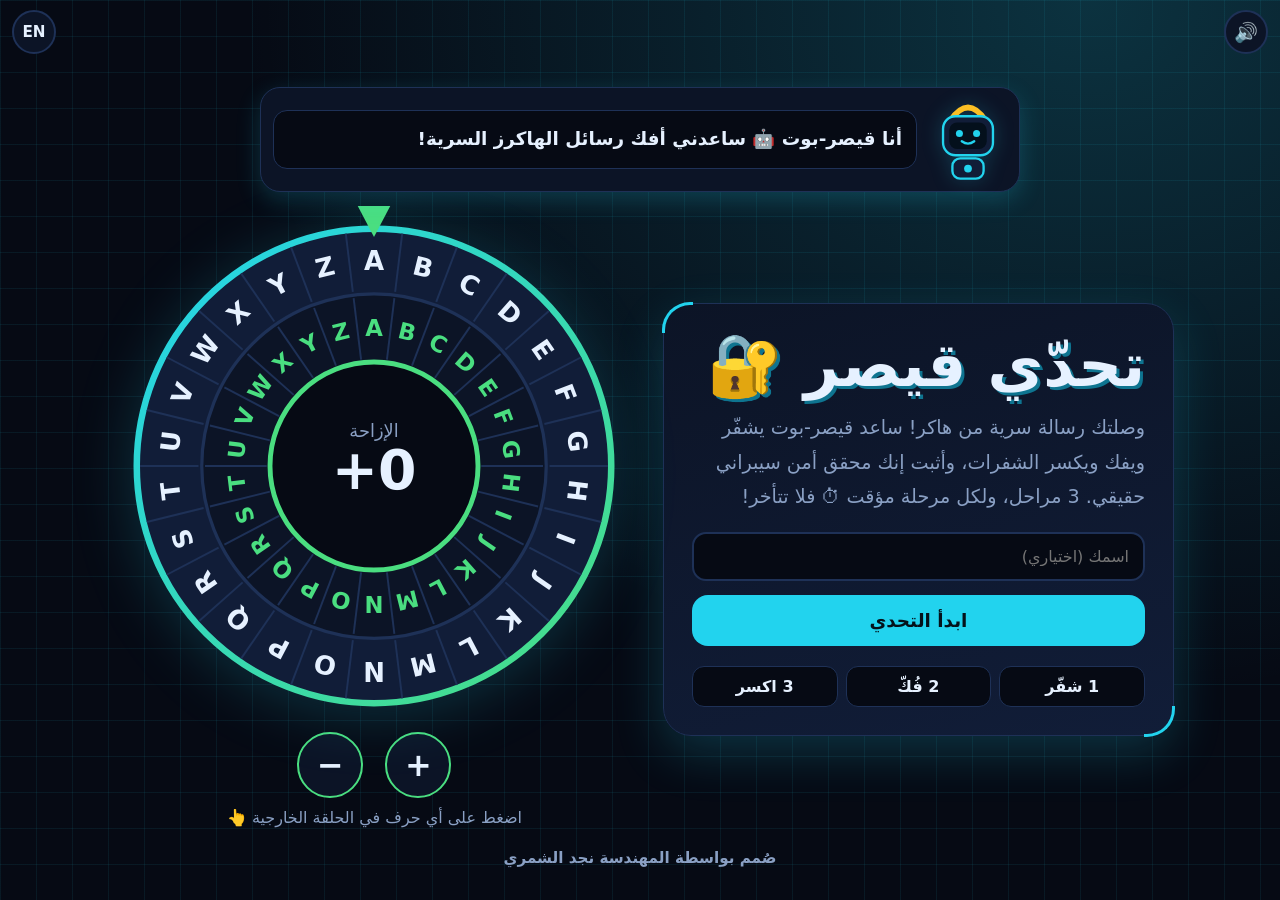
<file: index.html>
<!doctype html>
<html lang="ar" dir="rtl">
<head>
<meta charset="utf-8">
<meta name="viewport" content="width=device-width, initial-scale=1, viewport-fit=cover">
<title>تحدّي قيصر | لعبة فك الشفرة</title>
<link rel="stylesheet" href="style.css">
</head>
<body>
<button class="mute" id="mute" aria-label="Sound">🔊</button>
<button class="mute lg" id="lg" aria-label="Language">EN</button>
<main class="app">
<div class="botrow"><svg class="bot" id="bot" viewBox="0 0 100 112" aria-hidden="true">
  <path d="M24 30Q50 -8 76 30L68 31Q50 6 32 31Z" fill="#fbbf24"/>
  <rect x="18" y="26" width="64" height="50" rx="16" class="hd"/><rect x="26" y="34" width="48" height="34" rx="10" fill="#04101c"/>
  <g class="fn" fill="#22d3ee" stroke="#22d3ee" stroke-width="3" stroke-linecap="round"><circle cx="39" cy="48" r="4.5" stroke="none"/><circle cx="61" cy="48" r="4.5" stroke="none"/><path d="M42 58Q50 64 58 58" fill="none"/></g>
  <g class="fh" fill="none" stroke="#22d3ee" stroke-width="3" stroke-linecap="round"><path d="M34 51Q39 44 44 51M56 51Q61 44 66 51"/><path d="M40 57Q50 68 60 57"/></g>
  <g class="fs" fill="none" stroke="#fb7185" stroke-width="3" stroke-linecap="round"><path d="M35 44L43 52M43 44L35 52M57 44L65 52M65 44L57 52"/><path d="M42 61Q50 55 58 61"/></g>
  <rect x="30" y="80" width="40" height="26" rx="10" class="hd"/><circle cx="50" cy="93" r="5" fill="#22d3ee"/>
 </svg><p id="fb" role="status"></p></div>
<div class="card">
 <section id="s-start">
  <h1 data-i="h1"></h1>
  <p class="lead" data-i="lead"></p>
  <input class="in" id="name" maxlength="14" autocomplete="off" aria-label="Name">
  <button class="btn pulse" id="go" data-i="go"></button>
  <ol class="steps"><li data-i="st1"></li><li data-i="st2"></li><li data-i="st3"></li></ol>
 </section>
 <section id="s-play" hidden>
  <div class="top"><ol class="stp" id="stp"><li></li><li></li><li></li></ol><span class="pill" id="sr"></span></div>
  <div class="ttlrow"><h2 id="ttl"></h2><span class="pill" id="tm"></span></div>
  <p id="task"></p>
  <div class="tiles" dir="ltr" id="tiles"></div>
  <p id="mean"></p>
  <p class="how" id="how"></p>
  <div class="live" id="live" hidden><span data-i="live"></span><b dir="ltr" id="lt"></b></div>
  <div class="ans">
   <div class="slots" id="slots" dir="ltr"><input id="ans" autocomplete="off" autocapitalize="characters" autocorrect="off" spellcheck="false" enterkeyhint="done" aria-label="Answer"></div>
   <button class="btn" id="chk" data-i="chk"></button>
  </div>
  <div class="row"><button class="ghost" id="hint"></button><button class="btn" id="next" hidden></button></div>
 </section>
 <section id="s-lose" hidden>
  <h2 data-i="lose1"></h2>
  <p class="rank" data-i="lose2"></p>
  <p class="lead"><span data-i="ansWas"></span> <bdi id="la"></bdi></p>
  <p class="lead" data-i="noGive"></p>
  <button class="btn" id="rt" data-i="retry"></button>
 </section>
 <section id="s-end" hidden>
  <h2 id="eh"></h2>
  <img class="cim" id="cim" alt="Certificate">
  <p class="how" data-i="capCert"></p>
  <p class="lead"><b data-i="whyQ"></b> <span data-i="whyA"></span></p>
  <button class="ghost" id="bb"><span data-i="bruteBtn"></span> <bdi id="bw"></bdi></button>
  <div class="bruteg" id="bg" dir="ltr" hidden></div>
  <p><button class="btn" id="ag" data-i="again"></button></p>
 </section>
</div>
<div class="stage">
 <svg id="wheel" viewBox="-160 -160 320 320" role="img" aria-label="Caesar wheel">
  <defs><linearGradient id="g" x1="0" y1="0" x2="1" y2="1"><stop offset="0" style="stop-color:var(--acc)"/><stop offset="1" style="stop-color:var(--acc2)"/></linearGradient></defs>
  <circle r="146" class="c1"/><circle r="106" class="c2"/><circle r="64" class="c3"/>
  <rect id="hl" class="hl" x="-12" y="-142" width="24" height="76" rx="9" visibility="hidden"/>
  <g id="outer"></g><g id="ring"></g>
  <path class="mk" d="M-10 -160L10 -160L0 -141Z"/>
  <text class="kl" y="-18" data-i="shift"></text><text class="kv" id="kv" y="14"></text>
 </svg>
 <div class="ctl" dir="ltr"><button class="rb" id="dec" aria-label="−1">−</button><button class="rb" id="inc" aria-label="+1">+</button></div>
 <p id="ro"></p>
</div>
<footer class="cr" data-i="credit"></footer>
</main>
<div class="ov" id="ov" hidden>
 <div class="ovb">
  <img id="oim" alt="Certificate">
  <button class="btn" id="oc" data-i="close"></button>
 </div>
</div>
<script src="script.js"></script>
</body>
</html>
</file>
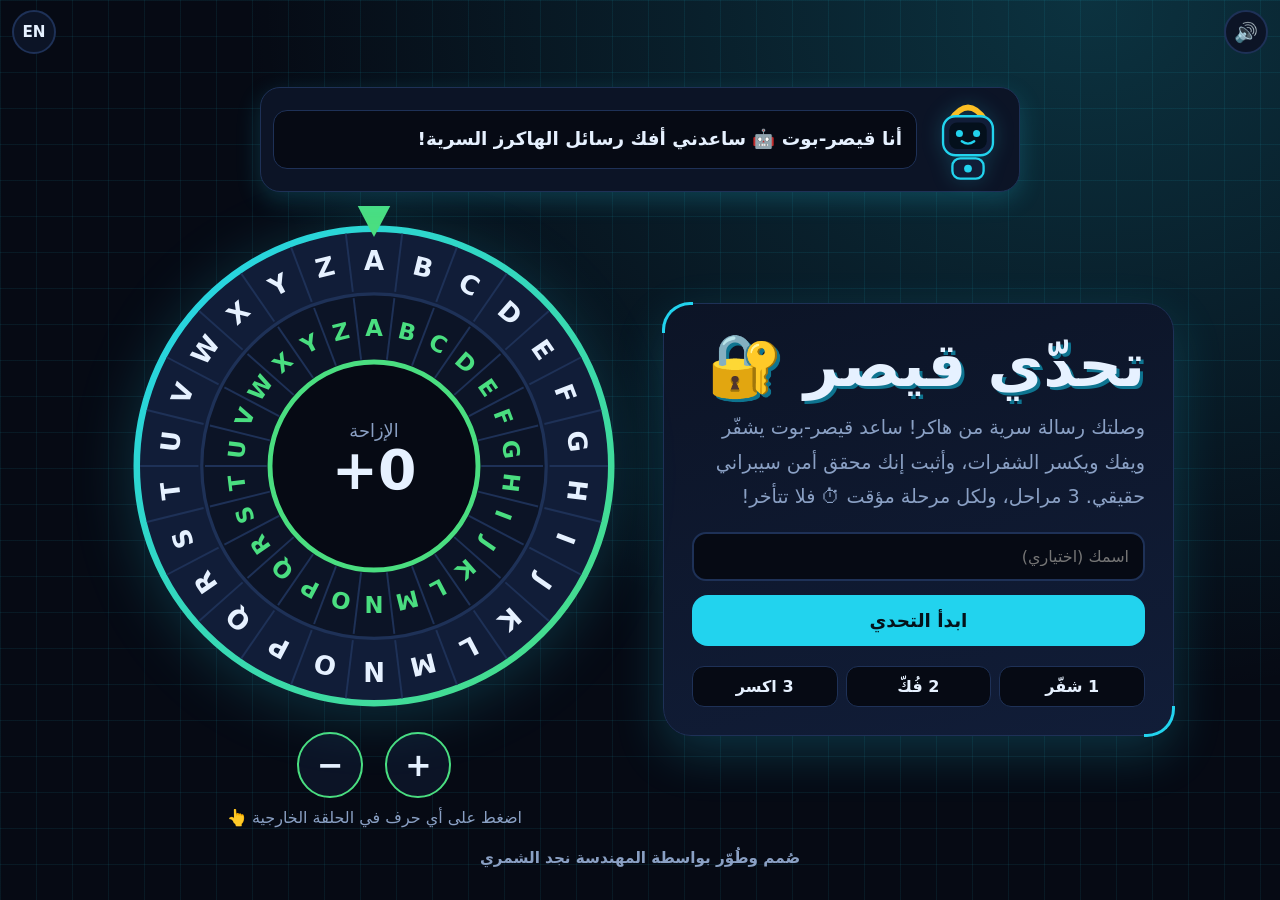
<file: caesar-challenge-offline.html>
<!doctype html>
<html lang="ar" dir="rtl">
<head>
<meta charset="utf-8">
<meta name="viewport" content="width=device-width, initial-scale=1, viewport-fit=cover">
<title>تحدّي قيصر | لعبة فك الشفرة</title>
<style>
/* تحدّي قيصر | style.css */
:root{--bg:#060a14;--panel:#0c1426;--panel2:#111d38;--ink:#e6f1ff;--mute:#8aa0c4;--line:#1e3157;--acc:#22d3ee;--acc2:#4ade80;--ok:#4ade80;--bad:#fb7185;--glow:#22d3ee33;--on:#04121a;--sh:#0e7490;--grid:#22d3ee14;color-scheme:dark;box-sizing:border-box;padding-top:env(safe-area-inset-top,0px);padding-bottom:env(safe-area-inset-bottom,0px)}
*{box-sizing:border-box}
html{scroll-padding-top:env(safe-area-inset-top,0px)}
html,body{min-height:100%}
[hidden]{display:none!important}
body{margin:0;min-height:100vh;min-height:100dvh;display:flex;align-items:center;justify-content:center;font-family:Tajawal,"Geeza Pro","Noto Sans Arabic",system-ui,-apple-system,"Segoe UI",sans-serif;font-weight:500;background:radial-gradient(ellipse at 85% 0,var(--glow),transparent 55%),radial-gradient(ellipse at 0 100%,var(--glow),transparent 50%),var(--bg);color:var(--ink)}
button{touch-action:manipulation;font:inherit}
button:focus-visible,input:focus-visible{outline:3px solid var(--acc2);outline-offset:2px}
.app{width:100%;max-width:1100px;padding:16px;display:grid;gap:20px;align-items:center}
@media(min-width:560px){.app{grid-template-columns:1fr 1.05fr}}
.card{background:linear-gradient(165deg,var(--panel),var(--panel2));border:1px solid var(--line);border-radius:28px;padding:28px;box-shadow:0 18px 50px var(--glow)}
h1{font-size:clamp(2.4rem,7vw,3.8rem);line-height:1.1;margin:0 0 12px;font-weight:800;text-shadow:3px 3px 0 var(--sh)}
h2{font-size:1.45rem;margin:.3em 0;font-weight:800}
p{margin:.5em 0}
.lead{color:var(--mute);line-height:1.8;font-size:1.08rem}
.in{width:100%;font:inherit;padding:13px 14px;border-radius:14px;border:2px solid var(--line);background:var(--bg);color:var(--ink);margin:8px 0 14px}
.btn{display:block;width:100%;font-weight:800;border:0;border-radius:16px;padding:15px 24px;background:var(--acc);color:var(--on);cursor:pointer;font-size:1.15rem}
.btn:active{transform:scale(.98)}
.row .btn{width:auto;flex:1}
.pulse{animation:pl 1.8s infinite}
@keyframes pl{50%{box-shadow:0 0 0 12px var(--glow)}}
.ghost{font-weight:800;background:transparent;color:var(--acc2);border:2px solid var(--line);border-radius:14px;padding:11px 16px;cursor:pointer}
.ghost:disabled{opacity:.5;cursor:default}
.steps{display:flex;gap:8px;list-style:none;padding:0;margin:20px 0 0}
.steps li{flex:1;text-align:center;padding:10px 4px;border-radius:12px;background:var(--bg);border:1px solid var(--line);font-weight:800}
.top{display:flex;align-items:center;gap:14px;margin-bottom:14px}
.pill{background:var(--bg);border:1px solid var(--line);padding:5px 14px;border-radius:99px;font-weight:800;color:var(--acc2);white-space:nowrap}
.stp{display:flex;align-items:center;flex:1;list-style:none;padding:0;margin:0;counter-reset:s}
.stp li{display:flex;align-items:center;flex:1;counter-increment:s}
.stp li:last-child{flex:0}
.stp li::before{content:counter(s);flex:none;width:34px;height:34px;border-radius:50%;display:grid;place-items:center;font-weight:800;background:var(--bg);border:2px solid var(--line);color:var(--mute)}
.stp li:not(:last-child)::after{content:"";flex:1;height:3px;margin:0 6px;border-radius:2px;background:var(--line)}
.stp .on::before{border-color:var(--acc);color:var(--acc);box-shadow:0 0 0 4px var(--glow)}
.stp .done::before{content:"✓";background:var(--acc);border-color:var(--acc);color:var(--on)}
.stp .done::after{background:var(--acc)}
.tiles{display:flex;gap:8px;justify-content:center;flex-wrap:wrap;margin:16px 0}
.tiles span{font:800 1.8rem ui-monospace,Menlo,Consolas,monospace;width:48px;height:58px;display:grid;place-items:center;border-radius:12px;background:var(--bg);border:2px solid var(--acc2);color:var(--acc2)}
.how{color:var(--mute);line-height:1.8}
.live{background:var(--bg);border:1px solid var(--line);border-radius:14px;padding:10px 14px;text-align:center;margin:10px 0}
.live b{display:block;font:800 1.6rem ui-monospace,Menlo,Consolas,monospace;letter-spacing:.2em;color:var(--acc2)}
.ans{display:grid;gap:10px;margin:16px 0 4px}
.slots{position:relative;display:flex;gap:6px;justify-content:center}
.slots b{flex:0 1 52px;min-width:0;height:60px;border-radius:12px;border:2px dashed var(--mute);display:grid;place-items:center;font:800 1.7rem ui-monospace,Menlo,Consolas,monospace;background:var(--bg)}
.slots b.cur{border:2px solid var(--acc);box-shadow:0 0 0 3px var(--glow)}
.slots.ok b{border:2px solid var(--ok);color:var(--ok)}
.slots.bad{animation:sh .4s}
.slots.bad b{border-color:var(--bad)}
#ans{position:absolute;inset:0;width:100%;height:100%;opacity:0;font-size:16px;border:0;cursor:text}
@keyframes sh{25%{transform:translateX(-8px)}75%{transform:translateX(8px)}}
#fb{min-height:1.7em;font-weight:800;margin:8px 0}
.ok{color:var(--ok)}.bad{color:var(--bad)}.hint{color:var(--acc2)}.mt{color:var(--mute)}
.row{display:flex;gap:10px;flex-wrap:wrap;align-items:center;margin-top:8px}
.cert{border:3px double var(--acc);border-radius:20px;padding:18px 12px;text-align:center;background:var(--bg);margin-bottom:12px}
.cert h2{margin:0}
.rank{font-size:1.7rem;font-weight:800;color:var(--acc2);margin:.3em 0}
.stz{font-size:1.4rem;letter-spacing:.1em;color:var(--acc);margin:.2em 0}
.bruteg{display:grid;grid-template-columns:repeat(auto-fill,minmax(100px,1fr));gap:6px;margin:12px 0;font:700 .95rem ui-monospace,Menlo,Consolas,monospace}
.bruteg div{background:var(--bg);border:1px solid var(--line);border-radius:8px;padding:6px;text-align:center}
.bruteg small{display:block;color:var(--mute);font-size:.7rem}
.bruteg .hit{outline:2px solid var(--ok);color:var(--ok)}
.stage{display:grid;justify-items:center;gap:6px}
svg{width:min(100%,520px,max(240px,calc(100vh - 350px)));width:min(100%,520px,max(240px,calc(100dvh - 350px)));display:block;direction:ltr;filter:drop-shadow(0 8px 30px var(--glow));transition:filter .4s}
svg.win{filter:drop-shadow(0 0 26px var(--acc))}
.c1{fill:var(--panel2);stroke:url(#g);stroke-width:4}
.c2{fill:var(--panel);stroke:var(--line);stroke-width:2}
.c3{fill:var(--bg);stroke:var(--acc2);stroke-width:3}
.dv{stroke:var(--line);stroke-width:1.2}
.mk{fill:var(--acc2)}
.hl{fill:var(--acc);opacity:.3}
.ol text{fill:var(--ink);font-size:16px;font-weight:800;text-anchor:middle;cursor:pointer}
.ol:hover text{fill:var(--acc2)}
.il{fill:var(--acc2);font-size:14px;font-weight:800;text-anchor:middle}
.kv{fill:var(--ink);font-size:34px;font-weight:800;text-anchor:middle}
.kl{fill:var(--mute);font-size:11px;text-anchor:middle}
.ctl{display:flex;gap:22px;justify-content:center}
.rb{width:66px;height:66px;border-radius:50%;border:2px solid var(--acc2);background:var(--panel);color:var(--ink);font:800 2rem/1 system-ui,sans-serif;cursor:pointer}
.rb:active{background:var(--acc);color:var(--on)}
#ro{text-align:center;color:var(--mute);margin:4px 0 0;min-height:1.6em}
.mute{position:fixed;top:calc(10px + env(safe-area-inset-top,0px));inset-inline-start:12px;width:44px;height:44px;border-radius:50%;border:2px solid var(--line);background:var(--panel);font-size:1.2rem;cursor:pointer;z-index:5}
.cf{position:fixed;top:-14px;width:9px;height:14px;border-radius:2px;z-index:9;pointer-events:none;animation:fall 2.2s ease-in forwards}
@keyframes fall{to{transform:translate(var(--d),105vh) rotate(720deg)}}
@media(min-width:560px) and (max-width:899px){.app{gap:14px;padding:12px}.card{padding:18px}h1{font-size:2.1rem}h2{font-size:1.25rem}.lead{font-size:1rem;line-height:1.7}.tiles{margin:10px 0}.tiles span{width:38px;height:48px;font-size:1.4rem}.slots b{height:52px}.rb{width:56px;height:56px}}
@media(prefers-reduced-motion:reduce){.cf{display:none}.slots.bad,.pulse{animation:none}svg{transition:none}}
@media(max-height:760px){.slots b{height:48px}.tiles span{height:46px}}
body{background:linear-gradient(var(--grid) 1px,transparent 1px) 0 0/36px 36px,linear-gradient(90deg,var(--grid) 1px,transparent 1px) 0 0/36px 36px,radial-gradient(ellipse at 85% 0,var(--glow),transparent 55%),var(--bg)}
.card{position:relative}
.card::before,.card::after{content:"";position:absolute;width:28px;height:28px;border:3px solid var(--acc);pointer-events:none}
.card::before{top:-2px;left:-2px;border-width:3px 0 0 3px;border-top-left-radius:28px}
.card::after{bottom:-2px;right:-2px;border-width:0 3px 3px 0;border-bottom-right-radius:28px}
.botrow{display:flex;align-items:center;gap:12px;margin-bottom:14px}
.bot{width:78px;height:auto;flex:none;animation:fl 3s ease-in-out infinite;filter:drop-shadow(0 0 10px var(--glow))}
.hd{fill:var(--panel2);stroke:var(--acc);stroke-width:3}
.bot .fh,.bot .fs{display:none}
.bot.happy .fn,.bot.sad .fn{display:none}
.bot.happy .fh,.bot.sad .fs{display:inline}
.bot.happy{animation:hop .5s 2}
.bot.sad{animation:sh .4s}
@keyframes fl{50%{transform:translateY(-4px)}}
@keyframes hop{50%{transform:translateY(-14px)}}
#fb{flex:1;margin:0;padding:10px 14px;border-radius:14px;background:var(--bg);border:1px solid var(--line);min-height:3.2em;display:flex;align-items:center;font-weight:800}
#mean{text-align:center;font-weight:800;color:var(--acc2);margin:0 0 6px;min-height:1.4em}
.tiles{flex-wrap:nowrap}
.tiles span{flex:0 1 48px;min-width:0}
.tiles[data-n="7"] span,.tiles[data-n="8"] span{font-size:1.5rem}
.tiles[data-n="9"] span,.tiles[data-n="10"] span{font-size:1.15rem}
.slots[data-n="7"] b,.slots[data-n="8"] b{font-size:1.4rem}
.slots[data-n="9"] b,.slots[data-n="10"] b{font-size:1.1rem}
.cim{width:100%;display:block;margin:10px 0;border-radius:14px;border:2px solid var(--acc);box-shadow:0 0 24px var(--glow)}
@media(prefers-reduced-motion:reduce){.bot,.bot.happy,.bot.sad{animation:none}}
.ov{position:fixed;inset:0;z-index:20;background:rgba(2,6,16,.9);display:grid;place-items:center;overflow:auto;padding:calc(16px + env(safe-area-inset-top,0px)) 16px calc(16px + env(safe-area-inset-bottom,0px))}
.ovb{width:100%;max-width:760px;text-align:center;color:#fff;display:grid;gap:12px}
.ovb p{margin:0;font-weight:800;font-size:1.15rem}
.ovb img{width:100%;border-radius:12px;border:2px solid var(--acc)}
.ovb .ghost{color:#fff;border-color:#8aa0c4}
a.btn{text-decoration:none;text-align:center}
.app{padding-top:64px}
.botrow{grid-column:1/-1;position:sticky;top:calc(env(safe-area-inset-top,0px) + 58px);z-index:6;width:100%;max-width:760px;justify-self:center;margin:0;padding:8px 12px;background:var(--panel);border:1px solid var(--line);border-radius:20px;box-shadow:0 8px 24px var(--glow)}
@media(max-width:559px){.bot{width:54px}#fb{min-height:2.6em;padding:8px 12px;font-size:.95rem}}
.cr{grid-column:1/-1;text-align:center;color:var(--mute);font-weight:800;font-size:.95rem;margin:2px 0 0}
.ttlrow{display:flex;align-items:center;justify-content:space-between;gap:10px}
.ttlrow h2{margin:.3em 0}
#tm{font-variant-numeric:tabular-nums;white-space:nowrap}
#tm.low{color:var(--bad);border-color:var(--bad);animation:pl 1s infinite}
.ovb{max-width:1100px;justify-items:center}
.ovb img{width:min(100%,calc((100dvh - 110px)*1.5))}
@media(orientation:portrait){.ovb img{width:min(100%,calc((100dvh - 110px)*.75))}}
.ovb .btn{width:auto;padding:12px 44px}
.cf{z-index:30}
.cim{cursor:zoom-in}
.lg{inset-inline-start:auto;inset-inline-end:12px;font-size:.95rem;font-weight:800;color:var(--ink)}
#task{font-size:1.3rem;font-weight:800;line-height:1.6}
.how{font-size:1.2rem;line-height:1.8}
.lead{font-size:1.2rem}
#fb{font-size:1.15rem}
#mean{font-size:1.15rem}
.live{font-size:1.1rem}
@media(max-width:559px){#fb{font-size:1rem}.lead,.how{font-size:1.1rem}}
.app{padding-bottom:10px;row-gap:14px}
</style>
</head>
<body>
<button class="mute" id="mute" aria-label="Sound">🔊</button>
<button class="mute lg" id="lg" aria-label="Language">EN</button>
<main class="app">
<div class="botrow"><svg class="bot" id="bot" viewBox="0 0 100 112" aria-hidden="true">
  <path d="M24 30Q50 -8 76 30L68 31Q50 6 32 31Z" fill="#fbbf24"/>
  <rect x="18" y="26" width="64" height="50" rx="16" class="hd"/><rect x="26" y="34" width="48" height="34" rx="10" fill="#04101c"/>
  <g class="fn" fill="#22d3ee" stroke="#22d3ee" stroke-width="3" stroke-linecap="round"><circle cx="39" cy="48" r="4.5" stroke="none"/><circle cx="61" cy="48" r="4.5" stroke="none"/><path d="M42 58Q50 64 58 58" fill="none"/></g>
  <g class="fh" fill="none" stroke="#22d3ee" stroke-width="3" stroke-linecap="round"><path d="M34 51Q39 44 44 51M56 51Q61 44 66 51"/><path d="M40 57Q50 68 60 57"/></g>
  <g class="fs" fill="none" stroke="#fb7185" stroke-width="3" stroke-linecap="round"><path d="M35 44L43 52M43 44L35 52M57 44L65 52M65 44L57 52"/><path d="M42 61Q50 55 58 61"/></g>
  <rect x="30" y="80" width="40" height="26" rx="10" class="hd"/><circle cx="50" cy="93" r="5" fill="#22d3ee"/>
 </svg><p id="fb" role="status"></p></div>
<div class="card">
 <section id="s-start">
  <h1 data-i="h1"></h1>
  <p class="lead" data-i="lead"></p>
  <input class="in" id="name" maxlength="14" autocomplete="off" aria-label="Name">
  <button class="btn pulse" id="go" data-i="go"></button>
  <ol class="steps"><li data-i="st1"></li><li data-i="st2"></li><li data-i="st3"></li></ol>
 </section>
 <section id="s-play" hidden>
  <div class="top"><ol class="stp" id="stp"><li></li><li></li><li></li></ol><span class="pill" id="sr"></span></div>
  <div class="ttlrow"><h2 id="ttl"></h2><span class="pill" id="tm"></span></div>
  <p id="task"></p>
  <div class="tiles" dir="ltr" id="tiles"></div>
  <p id="mean"></p>
  <p class="how" id="how"></p>
  <div class="live" id="live" hidden><span data-i="live"></span><b dir="ltr" id="lt"></b></div>
  <div class="ans">
   <div class="slots" id="slots" dir="ltr"><input id="ans" autocomplete="off" autocapitalize="characters" autocorrect="off" spellcheck="false" enterkeyhint="done" aria-label="Answer"></div>
   <button class="btn" id="chk" data-i="chk"></button>
  </div>
  <div class="row"><button class="ghost" id="hint"></button><button class="btn" id="next" hidden></button></div>
 </section>
 <section id="s-lose" hidden>
  <h2 data-i="lose1"></h2>
  <p class="rank" data-i="lose2"></p>
  <p class="lead"><span data-i="ansWas"></span> <bdi id="la"></bdi></p>
  <p class="lead" data-i="noGive"></p>
  <button class="btn" id="rt" data-i="retry"></button>
 </section>
 <section id="s-end" hidden>
  <h2 id="eh"></h2>
  <img class="cim" id="cim" alt="Certificate">
  <p class="how" data-i="capCert"></p>
  <p class="lead"><b data-i="whyQ"></b> <span data-i="whyA"></span></p>
  <button class="ghost" id="bb"><span data-i="bruteBtn"></span> <bdi id="bw"></bdi></button>
  <div class="bruteg" id="bg" dir="ltr" hidden></div>
  <p><button class="btn" id="ag" data-i="again"></button></p>
 </section>
</div>
<div class="stage">
 <svg id="wheel" viewBox="-160 -160 320 320" role="img" aria-label="Caesar wheel">
  <defs><linearGradient id="g" x1="0" y1="0" x2="1" y2="1"><stop offset="0" style="stop-color:var(--acc)"/><stop offset="1" style="stop-color:var(--acc2)"/></linearGradient></defs>
  <circle r="146" class="c1"/><circle r="106" class="c2"/><circle r="64" class="c3"/>
  <rect id="hl" class="hl" x="-12" y="-142" width="24" height="76" rx="9" visibility="hidden"/>
  <g id="outer"></g><g id="ring"></g>
  <path class="mk" d="M-10 -160L10 -160L0 -141Z"/>
  <text class="kl" y="-18" data-i="shift"></text><text class="kv" id="kv" y="14"></text>
 </svg>
 <div class="ctl" dir="ltr"><button class="rb" id="dec" aria-label="−1">−</button><button class="rb" id="inc" aria-label="+1">+</button></div>
 <p id="ro"></p>
</div>
<footer class="cr" data-i="credit"></footer>
</main>
<div class="ov" id="ov" hidden>
 <div class="ovb">
  <img id="oim" alt="Certificate">
  <button class="btn" id="oc" data-i="close"></button>
 </div>
</div>
<script>
const A="ABCDEFGHIJKLMNOPQRSTUVWXYZ",S=360/26,NS="http://www.w3.org/2000/svg",$=i=>document.getElementById(i),M=n=>(n%26+26)%26;
const dec=(w,s)=>[...w].map(c=>A[M(A.indexOf(c)-s)]).join(""),enc=(w,s)=>dec(w,-s);

/* ===== النصوص: عربي / English ===== */
const T={
ar:{title:"تحدّي قيصر | لعبة فك الشفرة",h1:"تحدّي قيصر 🔐",lead:"وصلتك رسالة سرية من هاكر! ساعد قيصر-بوت يشفّر ويفك ويكسر الشفرات، وأثبت إنك محقق أمن سيبراني حقيقي. 3 مراحل، ولكل مرحلة مؤقت ⏱ فلا تتأخر!",ph:"اسمك (اختياري)",go:"ابدأ التحدي",st1:"1 شفّر",st2:"2 فُكّ",st3:"3 اكسر",chk:"تحقق",live:"النص عند هذه الإزاحة",shift:"الإزاحة",
 lose1:"⏰ انتهى الوقت!",lose2:"حظاً أوفر 🍀",ansWas:"الإجابة الصحيحة كانت",noGive:"لا تيأس، كل محقق يبدأ بمحاولة!",retry:"جرّب مرة ثانية 🔄",
 whyQ:"💡 ليش شفرة قيصر ضعيفة؟",whyA:"لأن فيها 25 احتمال بس، وأي أحد يجرّبها كلها في دقائق. عشان كذا الأنظمة الحديثة تستخدم تشفير أقوى بكثير.",bruteBtn:"🔓 شوف الـ25 احتمال لرسالة",again:"لاعب جديد 🔄",capCert:"اضغط على الشهادة لتكبيرها 🔍",close:"إغلاق ✕",credit:"صُمم وطُوّر بواسطة المهندسة نجد الشمري",
 G:"أنا قيصر-بوت 🤖 ساعدني أفك رسائل الهاكرز السرية!",typeHint:"اضغط على الخانات واكتب إجابتك من الكيبورد ⌨️",kb:"غيّر لغة الكيبورد للإنجليزي 🌐",
 hint0:"💡 تلميح (−1 نجمة)",hintN:"💡 تلميح آخر (−1 نجمة)",hintD:"💡 انتهت التلميحات (3 من 3)",hintOf:n=>"💡 تلميح "+n+" من 3: ",
 next:"المرحلة التالية",result:"شوف النتيجة 🏆",empty:"اكتب إجابتك أول 😉",ok:"🎉 صح عليك! ",bad:"قريب! راجع الحروف وجرّب مرة ثانية 💪",botHint:"🤖 تلميح من قيصر-بوت: ",loseB:"حظاً أوفر 🍀 لا تيأس وجرّب مرة ثانية!",
 tap:"اضغط على أي حرف في الحلقة الخارجية 👆",outer:"خارجي",inner:"داخلي",mean:"المعنى: ",first:"أول حرف في الإجابة: ",
 endH:n=>"أحسنت"+(n?" يا "+n:"")+"! 🎉",endB:r=>"🎉 صرت "+r+"! مبروك على شهادتك 🏆"},
en:{title:"Caesar Challenge | Cipher Game",h1:"Caesar Challenge 🔐",lead:"A secret message from a hacker just arrived! Help Caesar-Bot encrypt, decrypt and crack ciphers, and prove you’re a real cybersecurity investigator. 3 stages, each with a timer ⏱ — don’t be late!",ph:"Your name (optional)",go:"Start the challenge",st1:"1 Encrypt",st2:"2 Decrypt",st3:"3 Crack",chk:"Check",live:"Text at this shift",shift:"Shift",
 lose1:"⏰ Time’s up!",lose2:"Better luck next time 🍀",ansWas:"The correct answer was",noGive:"Don’t give up — every investigator starts with an attempt!",retry:"Try again 🔄",
 whyQ:"💡 Why is the Caesar cipher weak?",whyA:"It has only 25 possible keys, so anyone can try them all in minutes. That’s why modern systems use much stronger encryption.",bruteBtn:"🔓 See all 25 possibilities for",again:"New player 🔄",capCert:"Tap the certificate to enlarge 🔍",close:"Close ✕",credit:"Designed by Eng. Najd Alshammari",
 G:"I’m Caesar-Bot 🤖 Help me crack the hackers’ secret messages!",typeHint:"Tap the boxes and type your answer on the keyboard ⌨️",kb:"Switch your keyboard to English 🌐",
 hint0:"💡 Hint (−1 star)",hintN:"💡 Another hint (−1 star)",hintD:"💡 No more hints (3 of 3)",hintOf:n=>"💡 Hint "+n+" of 3: ",
 next:"Next stage",result:"See result 🏆",empty:"Type your answer first 😉",ok:"🎉 Correct! ",bad:"Close! Check the letters and try again 💪",botHint:"🤖 Hint from Caesar-Bot: ",loseB:"Better luck next time 🍀 Don’t give up — try again!",
 tap:"Tap any letter on the outer ring 👆",outer:"Outer",inner:"Inner",mean:"Meaning: ",first:"First letter of the answer: ",
 endH:n=>"Well done"+(n?", "+n:"")+"! 🎉",endB:r=>"🎉 Your title: "+r+" — congratulations! 🏆"}};
let lang="ar";
const t=k=>T[lang][k];

const L=[
{ar:{t:"المرحلة 1 · التشفير",task:"شفّر الكلمة بإزاحة +3 للأمام.",how:"لفّ القرص لين تصير الإزاحة 3، بعدها دوّر على كل حرف في الحلقة الخارجية واقرأ مقابله في الحلقة الداخلية."},en:{t:"Stage 1 · Encryption",task:"Encrypt the word with a +3 shift forward.",how:"Turn the wheel until the shift is 3, then find each letter on the outer ring and read its match on the inner ring."}},
{ar:{t:"المرحلة 2 · فك التشفير",task:"فُكّ تشفير الكلمة بالرجوع 3 خطوات للخلف.",how:"اضبط القرص على 3، وابحث عن كل حرف في الحلقة الداخلية، والحرف اللي فوقه في الخارجية هو الأصلي."},en:{t:"Stage 2 · Decryption",task:"Decrypt the word by going back 3 steps.",how:"Set the wheel to 3, find each letter on the inner ring — the letter above it on the outer ring is the original."}},
{k:1,ar:{t:"المرحلة 3 · كسر الشفرة",task:"كلمة مخفية من عالم البرمجة، وما أعطيناك المفتاح!",how:"لفّ القرص وجرّب الإزاحات وحدة وحدة، وراقب النص المفكوك في الشاشة لين تطلع لك كلمة معروفة."},en:{t:"Stage 3 · Code Breaking",task:"A hidden word from the programming world — and we’re not giving you the key!",how:"Turn the wheel and try the shifts one by one, watching the decoded text until a familiar word appears."}}];

/* ===== بنوك الكلمات (أحرف إنجليزية كبيرة فقط، والمفتاح +3) ===== */
const W1={CODE:["شفرة","Instructions written for computers"],DATA:["بيانات","Facts and information stored by computers"],WEB:["الويب","The network of pages on the internet"],APP:["تطبيق","A program on your phone"],FILE:["ملف","A saved document on a device"]},
W2={KEY:["مفتاح","Used to lock and unlock secret messages"],LOCK:["قفل","Keeps something closed and protected"],HIDE:["إخفاء","To keep something out of sight"],SAFE:["آمن","Protected and secure"]},
/* المرحلة 3: [تلميح عربي, النطق بالعربي, تلميح إنجليزي 1, تلميح إنجليزي 2] */
W3={PYTHON:["شعارها أفعى 🐍","بايثون","Its logo is a snake 🐍","Beginner-friendly and loved for AI and data science"],
JAVA:["شعارها فنجان قهوة ☕","جافا","Its logo is a cup of coffee ☕","Runs on billions of devices, including Android apps"],
SWIFT:["لغة أبل لتطبيقات الآيفون 🍎","سويفت","Apple’s language for iPhone apps 🍎","Apple’s modern successor to Objective-C"],
KOTLIN:["لغة مفضّلة لتطبيقات أندرويد 🤖","كوتلن","A preferred language for Android apps 🤖","Made by JetBrains"],
RUBY:["اسمها حجر كريم أحمر 💎","روبي","Named after a red gemstone 💎","Famous for the Rails web framework"],
GO:["لغة جوجل واسمها حرفين بس 🐹","جو","Made by Google, named with just two letters 🐹","Its mascot is a gopher"],
RUST:["اسمها يعني الصدأ، وشعارها ترس ⚙️","راست","Its name means corrosion on metal, and its logo is a gear ⚙️","Loved for fast, memory-safe systems programming"],
HTML:["هي اللي تبني هيكل صفحات الويب 🌐","لغة ترميز صفحات الويب","It builds the structure of web pages 🌐","HyperText Markup Language"],
JAVASCRIPT:["اللي تخلي صفحات الويب تتحرك وتتفاعل ⚡","جافاسكريبت","It makes web pages move and respond ⚡","Runs in every web browser"],
FLASK:["إطار عمل لبناء مواقع الويب بلغة بايثون 🧪","إطار عمل فلاسك","A framework for building websites with Python 🧪","A lightweight micro-framework"]};
const last=[],pick=(o,i)=>{const a=Object.keys(o);let x;do{x=a[Math.floor(Math.random()*a.length)]}while(x==last[i]);return last[i]=x};
function round(i){
 if(i==0){const p=pick(W1,0),a=enc(p,3);return{w:p,a:a,m:W1[p],h:{
  ar:["ابدأ بأول حرف: تحرّك 3 خطوات للأمام وشوف وين توصل.","كل حرف يتقدم 3 خطوات: A يصير D، وB يصير E… كمّل على نفس النمط.",T.ar.first+a[0]],
  en:["Start with the first letter: move it 3 steps forward and see where it lands.","Every letter moves 3 steps forward: A becomes D, B becomes E… keep the same pattern.",T.en.first+a[0]]}}}
 if(i==1){const p=pick(W2,1);return{w:enc(p,3),a:p,h:{
  ar:["ابدأ بأول حرف وارجع 3 خطوات للخلف.","المعنى بالعربي: "+W2[p][0],T.ar.first+p[0]],
  en:["Start with the first letter and go back 3 steps.","Meaning: "+W2[p][1],T.en.first+p[0]]}}}
 const p=pick(W3,2),w=W3[p];return{w:enc(p,3),a:p,k:3,h:{ar:[w[0],"المعنى بالعربي: "+w[1],T.ar.first+p[0]],en:[w[2],w[3],T.en.first+p[0]]}}
}

/* ===== المؤقت: الثواني لكل مرحلة (في المرحلة 3 البوت يرسل تلميح تلقائي عند نصف الوقت) ===== */
const TM=[90,90,150];
let tv,left=0;
const paint=()=>{const e=$("tm");e.textContent="⏱ "+Math.floor(left/60)+":"+String(left%60).padStart(2,"0");e.classList.toggle("low",left<=15)};
function stopT(){clearInterval(tv)}
function startT(i){
 stopT();left=TM[i];paint();
 tv=setInterval(()=>{
  left--;paint();if(left>0&&left<=10)beep(left<=3?880:660,.1);
  if(i==2&&left==TM[2]/2)say(t("botHint")+cr.h[lang][0],"hint");
  if(left<=0){stopT();lose()}
 },1000);
}
function lose(){
 show("s-lose");document.activeElement.blur();$("la").textContent=cr.a;
 say(t("loseB"),"bad");mood("sad");fx([300,220]);touch();
}

/* ===== ألقاب الفائزين + قيصر-بوت ===== */
const RK=[{t:"Tech Star",e:"⭐"},{t:"Cyber Pioneer",e:"🚀"},{t:"Digital Investigator",e:"🔍"},{t:"Vulnerability Hunter",e:"🛡️"},{t:"Encryption Genius",e:"🔐"}],
say=(s,c)=>{$("fb").textContent=s;$("fb").className=c||""},
mood=(m,d)=>{$("bot").setAttribute("class","bot "+m);clearTimeout(mood.t);if(d)mood.t=setTimeout(()=>mood(""),1800)};

/* ===== الشهادة (عربي + English) تظهر في نافذة كبيرة ===== */
let LN,LR;
const showCert=()=>{$("oim").src=cert(LN,LR);$("ov").hidden=false};
function cert(n,r){
 const pt=matchMedia("(orientation:portrait)").matches,W=pt?900:1200,H=pt?1200:800,m=W/2,k=H/800,z=pt?1.1:1;
 const c=document.createElement("canvas");c.width=W;c.height=H;const x=c.getContext("2d");
 const F="Tajawal,'Geeza Pro','Noto Sans Arabic',system-ui,sans-serif";
 const rr=(a,b,w,h,q)=>{x.beginPath();x.moveTo(a+q,b);x.arcTo(a+w,b,a+w,b+h,q);x.arcTo(a+w,b+h,a,b+h,q);x.arcTo(a,b+h,a,b,q);x.arcTo(a,b,a+w,b,q);x.closePath()};
 const tx=(s,y,w,px,col,d)=>{px=Math.round(px*z);x.font=w+" "+px+"px "+F;const mw=x.measureText(s).width,lim=W-170;if(mw>lim){px=Math.floor(px*lim/mw);x.font=w+" "+px+"px "+F}x.fillStyle=col;x.direction=d||"rtl";x.fillText(s,m,y*k)};
 const g=x.createLinearGradient(0,0,W,H);g.addColorStop(0,"#060a14");g.addColorStop(1,"#0f2347");x.fillStyle=g;x.fillRect(0,0,W,H);
 x.strokeStyle="rgba(34,211,238,.09)";x.lineWidth=1;
 for(let i=0;i<=W;i+=40){x.beginPath();x.moveTo(i,0);x.lineTo(i,H);x.stroke()}
 for(let i=0;i<=H;i+=40){x.beginPath();x.moveTo(0,i);x.lineTo(W,i);x.stroke()}
 x.strokeStyle="#22d3ee";x.lineWidth=6;rr(30,30,W-60,H-60,28);x.stroke();x.strokeStyle="#4ade80";x.lineWidth=2;rr(48,48,W-96,H-96,20);x.stroke();
 const bot=ox=>{x.fillStyle="#fbbf24";x.beginPath();x.moveTo(ox+5,110);x.quadraticCurveTo(ox+55,40,ox+105,110);x.lineTo(ox+90,112);x.quadraticCurveTo(ox+55,72,ox+20,112);x.fill();
  x.fillStyle="#111d38";rr(ox,105,110,90,24);x.fill();x.strokeStyle="#22d3ee";x.lineWidth=4;x.stroke();
  x.fillStyle="#04101c";rr(ox+14,120,82,52,14);x.fill();x.fillStyle="#22d3ee";
  [37,73].forEach(d=>{x.beginPath();x.arc(ox+d,142,8,0,7);x.fill()});
  x.beginPath();x.arc(ox+55,148,14,.2,2.94);x.stroke()};
 bot(80);bot(W-190);
 x.textAlign="center";
 tx("شهادة إنجاز",155,"800",64,"#e6f1ff");
 tx("Certificate of Achievement",205,"500",34,"#22d3ee","ltr");
 tx("تحدّي قيصر · Caesar Challenge",255,"500",30,"#8aa0c4");
 tx("تُمنح إلى · Awarded to",325,"500",30,"#8aa0c4");
 tx(n||"محقق شفرات · Cyber Detective",425,"800",88,"#4ade80");
 tx(r.e+" "+r.t,525,"800",56,"#fbbf24","ltr");
 tx("★".repeat(tot)+"☆".repeat(9-tot),600,"800",48,"#22d3ee","ltr");
 tx("النقاط · Score: "+tot+" / 9",660,"500",30,"#8aa0c4");
 tx(new Date().toLocaleDateString(lang=="ar"?"ar":"en-GB",{day:"numeric",month:"long",year:"numeric"}),725,"500",26,"#8aa0c4",lang=="ar"?"rtl":"ltr");
 return c.toDataURL("image/png");
}

/* ===== الحالة ===== */
let pos=0,ang=0,raf,sel=null,cur=-1,st=3,wr=0,hn=0,tot=0,snd=true,dn=0,idle,cr;
function mk(p,tag,at,tx){const e=document.createElementNS(NS,tag);for(const k in at)e.setAttribute(k,at[k]);if(tx)e.textContent=tx;p.appendChild(e);return e}
for(let i=0;i<26;i++){
 const g=mk($("outer"),"g",{transform:`rotate(${i*S}) translate(0 -126)`,class:"ol"});
 mk(g,"circle",{r:13,fill:"transparent"});mk(g,"text",{dy:".35em"},A[i]);
 g.onclick=()=>{sel=i;upd();tick()};
 mk($("ring"),"text",{transform:`rotate(${i*S}) translate(0 -85)`,dy:".35em",class:"il"},A[i]);
 mk($("outer"),"line",{y1:-108,y2:-144,transform:"rotate("+(i+.5)*S+")",class:"dv"});
 mk($("ring"),"line",{y1:-66,y2:-104,transform:"rotate("+(i+.5)*S+")",class:"dv"});
}
function beep(f,d){if(!snd)return;try{const c=beep.c||(beep.c=new AudioContext()),o=c.createOscillator(),g=c.createGain();o.frequency.value=f;g.gain.value=.05;o.connect(g);g.connect(c.destination);o.start();o.stop(c.currentTime+d)}catch(e){}}
const fx=a=>a.forEach((f,i)=>setTimeout(()=>beep(f,.12),i*110)),tick=()=>beep(520,.03);
function conf(n){for(let i=0;i<n;i++){const e=document.createElement("i");e.className="cf";e.style.cssText="left:"+Math.random()*100+"vw;background:"+["#f0c35a","#b9a2ff","#5eead4","#fda4af","#8b5cf6"][i%5]+";animation-delay:"+Math.random()*.4+"s;--d:"+(Math.random()*120-60)+"px";document.body.appendChild(e);setTimeout(()=>e.remove(),2700)}}
function rot(){const to=-pos*S,from=ang,t0=performance.now();cancelAnimationFrame(raf);(function f(ts){const p=Math.min(1,(ts-t0)/450),e=1-Math.pow(1-p,3);ang=from+(to-from)*e;$("ring").setAttribute("transform","rotate("+ang+")");if(p<1)raf=requestAnimationFrame(f)})(t0)}
function upd(){
 $("kv").textContent="+"+M(pos);$("lt").textContent=cr?dec(cr.w,pos):"";
 const h=$("hl");
 if(sel===null){h.setAttribute("visibility","hidden");$("ro").textContent=t("tap")}
 else{h.removeAttribute("visibility");h.setAttribute("transform","rotate("+sel*S+")");$("ro").innerHTML=t("outer")+" <bdi>"+A[sel]+"</bdi> ⇄ "+t("inner")+" <bdi>"+A[M(sel+pos)]+"</bdi>"}
}
function turn(d,q){pos+=d;upd();rot();if(!q)tick()}
function show(id){["s-start","s-play","s-end","s-lose"].forEach(s=>$(s).hidden=s!=id)}
function steps(){document.querySelectorAll("#stp li").forEach((li,i)=>{li.className=i<dn?"done":i==cur?"on":""})}
function sync(){const v=$("ans").value;$("slots").querySelectorAll("b").forEach((b,i)=>{b.textContent=v[i]||"";b.classList.toggle("cur",i==v.length&&!$("ans").disabled)})}
const glow=()=>{$("wheel").classList.add("win");setTimeout(()=>$("wheel").classList.remove("win"),1400)};
const touch=()=>{clearTimeout(idle);idle=setTimeout(()=>$("ag").click(),60000)};

/* نصوص المرحلة الحالية (تتحدث عند تبديل اللغة) */
function lvText(){
 const l=L[cur][lang];$("ttl").textContent=l.t;$("task").textContent=l.task;$("how").textContent=l.how;
 $("mean").textContent=cr.m?t("mean")+cr.m[lang=="ar"?0:1]:"";
 $("next").textContent=cur<2?t("next"):t("result");
 $("hint").textContent=hn<1?t("hint0"):hn<3?t("hintN"):t("hintD");
}
function load(i){
 cur=i;dn=i;cr=round(i);st=3;wr=0;hn=0;
 $("sr").textContent="⭐ "+tot;steps();lvText();
 $("tiles").innerHTML=[...cr.w].map(c=>"<span>"+c+"</span>").join("");$("tiles").dataset.n=cr.w.length;
 $("live").hidden=!L[i].k;
 const a=$("ans"),sl=$("slots");a.value="";a.maxLength=cr.a.length;a.disabled=false;sl.className="slots";sl.dataset.n=cr.a.length;mood("");
 sl.querySelectorAll("b").forEach(b=>b.remove());[...cr.a].forEach(()=>sl.append(document.createElement("b")));sync();
 say(t("typeHint"),"mt");
 $("chk").hidden=false;$("next").hidden=true;$("hint").hidden=false;$("hint").disabled=false;
 pos=0;sel=null;upd();rot();startT(i);if(matchMedia("(pointer:fine)").matches)a.focus();
}
function chk(){
 const v=$("ans").value.toUpperCase(),a=$("ans"),sl=$("slots");
 if(!v){say(t("empty"),"bad");return}
 if(v==cr.a){
  tot+=st;dn=cur+1;say(t("ok")+"★".repeat(st)+"☆".repeat(3-st),"ok");
  a.disabled=true;sl.className="slots ok";sync();$("chk").hidden=true;$("hint").hidden=true;$("next").hidden=false;
  $("sr").textContent="⭐ "+tot;steps();stopT();glow();mood("happy",1);conf(40);fx([660,880,1100]);
 }else{
  if(++wr==3&&st>1)st--;
  say(t("bad"),"bad");
  sl.classList.remove("bad");void sl.offsetWidth;sl.classList.add("bad");fx([200]);mood("sad",1);
 }
}
function end(){
 show("s-end");document.activeElement.blur();const n=$("name").value.trim(),r=RK[tot<=4?0:tot<=6?1:tot==7?2:tot==8?3:4];
 LN=n;LR=r;$("eh").textContent=t("endH")(n);$("cim").src=cert(n,r);showCert();say(t("endB")(r.t),"ok");mood("happy");
 $("bg").innerHTML=Array.from({length:25},(_,i)=>`<div class="${i+1==cr.k?"hit":""}"><small>+${i+1}</small>${dec(cr.w,i+1)}</div>`).join("");
 $("bw").textContent=cr.w;$("bg").hidden=true;pos=cr.k;sel=null;upd();rot();glow();conf(90);fx([523,659,784,1047]);touch();
}

/* ===== اللغة ===== */
function applyLang(){
 const d=document.documentElement;d.lang=lang;d.dir=lang=="ar"?"rtl":"ltr";document.title=t("title");
 document.querySelectorAll("[data-i]").forEach(e=>e.textContent=t(e.dataset.i));
 $("name").placeholder=t("ph");$("lg").textContent=lang=="ar"?"EN":"عربي";
 const s=["s-start","s-play","s-end","s-lose"].find(x=>!$(x).hidden);
 if(s=="s-play"){lvText();say(t("typeHint"),"mt")}
 else if(s=="s-end"){$("eh").textContent=t("endH")(LN);say(t("endB")(LR.t),"ok")}
 else if(s=="s-lose")say(t("loseB"),"bad");
 else say(t("G"));
 upd();
}

/* ===== الكتابة من كيبورد الجهاز (لابتوب / جوال / آيباد) ===== */
function key(c){
 const a=$("ans");if(a.disabled||$("s-play").hidden)return;
 if(c=="⌫")a.value=a.value.slice(0,-1);else if(a.value.length<a.maxLength)a.value+=c;
 $("slots").classList.remove("bad");sync();tick();
}
document.addEventListener("keydown",e=>{
 if(e.target.tagName=="INPUT"||e.ctrlKey||e.metaKey||e.altKey)return;
 if(e.key=="ArrowRight")turn(1);else if(e.key=="ArrowLeft")turn(-1);
 else if(/^[a-z]$/i.test(e.key))key(e.key.toUpperCase());
 else if(e.key=="Backspace")key("⌫");
 else if(e.key=="Enter"&&e.target.tagName!="BUTTON"&&!$("s-play").hidden&&!$("chk").hidden)chk();
});
$("ans").onkeydown=e=>{if(e.key=="Enter")chk()};
$("ans").oninput=e=>{const v=e.target.value,c=v.replace(/[^a-zA-Z]/g,"").toUpperCase();e.target.value=c;if(c.length<v.length)say(t("kb"),"bad");$("slots").classList.remove("bad");sync()};

/* ===== الأزرار ===== */
$("go").onclick=()=>{tot=0;show("s-play");load(0)};
$("next").onclick=()=>cur<2?load(cur+1):end();
$("ag").onclick=()=>{clearTimeout(idle);stopT();$("ov").hidden=true;$("name").value="";cur=-1;show("s-start");pos=0;sel=null;say(t("G"));mood("");upd();rot()};
$("rt").onclick=()=>{clearTimeout(idle);tot=0;show("s-play");load(0)};
$("bb").onclick=()=>{$("bg").hidden=!$("bg").hidden};
$("chk").onclick=chk;
$("hint").onclick=()=>{say(t("hintOf")(hn+1)+cr.h[lang][hn],"hint");hn++;st=Math.max(1,st-1);lvText();if(hn>=3)$("hint").disabled=true};
$("inc").onclick=()=>turn(1);$("dec").onclick=()=>turn(-1);
$("mute").onclick=e=>{snd=!snd;e.target.textContent=snd?"🔊":"🔇"};
$("lg").onclick=()=>{lang=lang=="ar"?"en":"ar";applyLang()};
$("cim").onclick=showCert;
$("ov").onclick=e=>{if(e.target.tagName!="IMG")$("ov").hidden=true};
addEventListener("resize",()=>{if(!$("ov").hidden)$("oim").src=cert(LN,LR)});
document.addEventListener("pointerdown",()=>{if(!$("s-end").hidden||!$("s-lose").hidden)touch()});
setInterval(()=>{if(!$("s-start").hidden)turn(1,1)},1700);
applyLang();
</script>
</body>
</html>
</file>
<file: style.css>
/* تحدّي قيصر | style.css */
:root{--bg:#060a14;--panel:#0c1426;--panel2:#111d38;--ink:#e6f1ff;--mute:#8aa0c4;--line:#1e3157;--acc:#22d3ee;--acc2:#4ade80;--ok:#4ade80;--bad:#fb7185;--glow:#22d3ee33;--on:#04121a;--sh:#0e7490;--grid:#22d3ee14;color-scheme:dark;box-sizing:border-box;padding-top:env(safe-area-inset-top,0px);padding-bottom:env(safe-area-inset-bottom,0px)}
*{box-sizing:border-box}
html{scroll-padding-top:env(safe-area-inset-top,0px)}
html,body{min-height:100%}
[hidden]{display:none!important}
body{margin:0;min-height:100vh;min-height:100dvh;display:flex;align-items:center;justify-content:center;font-family:Tajawal,"Geeza Pro","Noto Sans Arabic",system-ui,-apple-system,"Segoe UI",sans-serif;font-weight:500;background:radial-gradient(ellipse at 85% 0,var(--glow),transparent 55%),radial-gradient(ellipse at 0 100%,var(--glow),transparent 50%),var(--bg);color:var(--ink)}
button{touch-action:manipulation;font:inherit}
button:focus-visible,input:focus-visible{outline:3px solid var(--acc2);outline-offset:2px}
.app{width:100%;max-width:1100px;padding:16px;display:grid;gap:20px;align-items:center}
@media(min-width:560px){.app{grid-template-columns:1fr 1.05fr}}
.card{background:linear-gradient(165deg,var(--panel),var(--panel2));border:1px solid var(--line);border-radius:28px;padding:28px;box-shadow:0 18px 50px var(--glow)}
h1{font-size:clamp(2.4rem,7vw,3.8rem);line-height:1.1;margin:0 0 12px;font-weight:800;text-shadow:3px 3px 0 var(--sh)}
h2{font-size:1.45rem;margin:.3em 0;font-weight:800}
p{margin:.5em 0}
.lead{color:var(--mute);line-height:1.8;font-size:1.08rem}
.in{width:100%;font:inherit;padding:13px 14px;border-radius:14px;border:2px solid var(--line);background:var(--bg);color:var(--ink);margin:8px 0 14px}
.btn{display:block;width:100%;font-weight:800;border:0;border-radius:16px;padding:15px 24px;background:var(--acc);color:var(--on);cursor:pointer;font-size:1.15rem}
.btn:active{transform:scale(.98)}
.row .btn{width:auto;flex:1}
.pulse{animation:pl 1.8s infinite}
@keyframes pl{50%{box-shadow:0 0 0 12px var(--glow)}}
.ghost{font-weight:800;background:transparent;color:var(--acc2);border:2px solid var(--line);border-radius:14px;padding:11px 16px;cursor:pointer}
.ghost:disabled{opacity:.5;cursor:default}
.steps{display:flex;gap:8px;list-style:none;padding:0;margin:20px 0 0}
.steps li{flex:1;text-align:center;padding:10px 4px;border-radius:12px;background:var(--bg);border:1px solid var(--line);font-weight:800}
.top{display:flex;align-items:center;gap:14px;margin-bottom:14px}
.pill{background:var(--bg);border:1px solid var(--line);padding:5px 14px;border-radius:99px;font-weight:800;color:var(--acc2);white-space:nowrap}
.stp{display:flex;align-items:center;flex:1;list-style:none;padding:0;margin:0;counter-reset:s}
.stp li{display:flex;align-items:center;flex:1;counter-increment:s}
.stp li:last-child{flex:0}
.stp li::before{content:counter(s);flex:none;width:34px;height:34px;border-radius:50%;display:grid;place-items:center;font-weight:800;background:var(--bg);border:2px solid var(--line);color:var(--mute)}
.stp li:not(:last-child)::after{content:"";flex:1;height:3px;margin:0 6px;border-radius:2px;background:var(--line)}
.stp .on::before{border-color:var(--acc);color:var(--acc);box-shadow:0 0 0 4px var(--glow)}
.stp .done::before{content:"✓";background:var(--acc);border-color:var(--acc);color:var(--on)}
.stp .done::after{background:var(--acc)}
.tiles{display:flex;gap:8px;justify-content:center;flex-wrap:wrap;margin:16px 0}
.tiles span{font:800 1.8rem ui-monospace,Menlo,Consolas,monospace;width:48px;height:58px;display:grid;place-items:center;border-radius:12px;background:var(--bg);border:2px solid var(--acc2);color:var(--acc2)}
.how{color:var(--mute);line-height:1.8}
.live{background:var(--bg);border:1px solid var(--line);border-radius:14px;padding:10px 14px;text-align:center;margin:10px 0}
.live b{display:block;font:800 1.6rem ui-monospace,Menlo,Consolas,monospace;letter-spacing:.2em;color:var(--acc2)}
.ans{display:grid;gap:10px;margin:16px 0 4px}
.slots{position:relative;display:flex;gap:6px;justify-content:center}
.slots b{flex:0 1 52px;min-width:0;height:60px;border-radius:12px;border:2px dashed var(--mute);display:grid;place-items:center;font:800 1.7rem ui-monospace,Menlo,Consolas,monospace;background:var(--bg)}
.slots b.cur{border:2px solid var(--acc);box-shadow:0 0 0 3px var(--glow)}
.slots.ok b{border:2px solid var(--ok);color:var(--ok)}
.slots.bad{animation:sh .4s}
.slots.bad b{border-color:var(--bad)}
#ans{position:absolute;inset:0;width:100%;height:100%;opacity:0;font-size:16px;border:0;cursor:text}
@keyframes sh{25%{transform:translateX(-8px)}75%{transform:translateX(8px)}}
#fb{min-height:1.7em;font-weight:800;margin:8px 0}
.ok{color:var(--ok)}.bad{color:var(--bad)}.hint{color:var(--acc2)}.mt{color:var(--mute)}
.row{display:flex;gap:10px;flex-wrap:wrap;align-items:center;margin-top:8px}
.cert{border:3px double var(--acc);border-radius:20px;padding:18px 12px;text-align:center;background:var(--bg);margin-bottom:12px}
.cert h2{margin:0}
.rank{font-size:1.7rem;font-weight:800;color:var(--acc2);margin:.3em 0}
.stz{font-size:1.4rem;letter-spacing:.1em;color:var(--acc);margin:.2em 0}
.bruteg{display:grid;grid-template-columns:repeat(auto-fill,minmax(100px,1fr));gap:6px;margin:12px 0;font:700 .95rem ui-monospace,Menlo,Consolas,monospace}
.bruteg div{background:var(--bg);border:1px solid var(--line);border-radius:8px;padding:6px;text-align:center}
.bruteg small{display:block;color:var(--mute);font-size:.7rem}
.bruteg .hit{outline:2px solid var(--ok);color:var(--ok)}
.stage{display:grid;justify-items:center;gap:6px}
svg{width:min(100%,520px,max(240px,calc(100vh - 350px)));width:min(100%,520px,max(240px,calc(100dvh - 350px)));display:block;direction:ltr;filter:drop-shadow(0 8px 30px var(--glow));transition:filter .4s}
svg.win{filter:drop-shadow(0 0 26px var(--acc))}
.c1{fill:var(--panel2);stroke:url(#g);stroke-width:4}
.c2{fill:var(--panel);stroke:var(--line);stroke-width:2}
.c3{fill:var(--bg);stroke:var(--acc2);stroke-width:3}
.dv{stroke:var(--line);stroke-width:1.2}
.mk{fill:var(--acc2)}
.hl{fill:var(--acc);opacity:.3}
.ol text{fill:var(--ink);font-size:16px;font-weight:800;text-anchor:middle;cursor:pointer}
.ol:hover text{fill:var(--acc2)}
.il{fill:var(--acc2);font-size:14px;font-weight:800;text-anchor:middle}
.kv{fill:var(--ink);font-size:34px;font-weight:800;text-anchor:middle}
.kl{fill:var(--mute);font-size:11px;text-anchor:middle}
.ctl{display:flex;gap:22px;justify-content:center}
.rb{width:66px;height:66px;border-radius:50%;border:2px solid var(--acc2);background:var(--panel);color:var(--ink);font:800 2rem/1 system-ui,sans-serif;cursor:pointer}
.rb:active{background:var(--acc);color:var(--on)}
#ro{text-align:center;color:var(--mute);margin:4px 0 0;min-height:1.6em}
.mute{position:fixed;top:calc(10px + env(safe-area-inset-top,0px));inset-inline-start:12px;width:44px;height:44px;border-radius:50%;border:2px solid var(--line);background:var(--panel);font-size:1.2rem;cursor:pointer;z-index:5}
.cf{position:fixed;top:-14px;width:9px;height:14px;border-radius:2px;z-index:9;pointer-events:none;animation:fall 2.2s ease-in forwards}
@keyframes fall{to{transform:translate(var(--d),105vh) rotate(720deg)}}
@media(min-width:560px) and (max-width:899px){.app{gap:14px;padding:12px}.card{padding:18px}h1{font-size:2.1rem}h2{font-size:1.25rem}.lead{font-size:1rem;line-height:1.7}.tiles{margin:10px 0}.tiles span{width:38px;height:48px;font-size:1.4rem}.slots b{height:52px}.rb{width:56px;height:56px}}
@media(prefers-reduced-motion:reduce){.cf{display:none}.slots.bad,.pulse{animation:none}svg{transition:none}}
@media(max-height:760px){.slots b{height:48px}.tiles span{height:46px}}
body{background:linear-gradient(var(--grid) 1px,transparent 1px) 0 0/36px 36px,linear-gradient(90deg,var(--grid) 1px,transparent 1px) 0 0/36px 36px,radial-gradient(ellipse at 85% 0,var(--glow),transparent 55%),var(--bg)}
.card{position:relative}
.card::before,.card::after{content:"";position:absolute;width:28px;height:28px;border:3px solid var(--acc);pointer-events:none}
.card::before{top:-2px;left:-2px;border-width:3px 0 0 3px;border-top-left-radius:28px}
.card::after{bottom:-2px;right:-2px;border-width:0 3px 3px 0;border-bottom-right-radius:28px}
.botrow{display:flex;align-items:center;gap:12px;margin-bottom:14px}
.bot{width:78px;height:auto;flex:none;animation:fl 3s ease-in-out infinite;filter:drop-shadow(0 0 10px var(--glow))}
.hd{fill:var(--panel2);stroke:var(--acc);stroke-width:3}
.bot .fh,.bot .fs{display:none}
.bot.happy .fn,.bot.sad .fn{display:none}
.bot.happy .fh,.bot.sad .fs{display:inline}
.bot.happy{animation:hop .5s 2}
.bot.sad{animation:sh .4s}
@keyframes fl{50%{transform:translateY(-4px)}}
@keyframes hop{50%{transform:translateY(-14px)}}
#fb{flex:1;margin:0;padding:10px 14px;border-radius:14px;background:var(--bg);border:1px solid var(--line);min-height:3.2em;display:flex;align-items:center;font-weight:800}
#mean{text-align:center;font-weight:800;color:var(--acc2);margin:0 0 6px;min-height:1.4em}
.tiles{flex-wrap:nowrap}
.tiles span{flex:0 1 48px;min-width:0}
.tiles[data-n="7"] span,.tiles[data-n="8"] span{font-size:1.5rem}
.tiles[data-n="9"] span,.tiles[data-n="10"] span{font-size:1.15rem}
.slots[data-n="7"] b,.slots[data-n="8"] b{font-size:1.4rem}
.slots[data-n="9"] b,.slots[data-n="10"] b{font-size:1.1rem}
.cim{width:100%;display:block;margin:10px 0;border-radius:14px;border:2px solid var(--acc);box-shadow:0 0 24px var(--glow)}
@media(prefers-reduced-motion:reduce){.bot,.bot.happy,.bot.sad{animation:none}}
.ov{position:fixed;inset:0;z-index:20;background:rgba(2,6,16,.9);display:grid;place-items:center;overflow:auto;padding:calc(16px + env(safe-area-inset-top,0px)) 16px calc(16px + env(safe-area-inset-bottom,0px))}
.ovb{width:100%;max-width:760px;text-align:center;color:#fff;display:grid;gap:12px}
.ovb p{margin:0;font-weight:800;font-size:1.15rem}
.ovb img{width:100%;border-radius:12px;border:2px solid var(--acc)}
.ovb .ghost{color:#fff;border-color:#8aa0c4}
a.btn{text-decoration:none;text-align:center}
.app{padding-top:64px}
.botrow{grid-column:1/-1;position:sticky;top:calc(env(safe-area-inset-top,0px) + 58px);z-index:6;width:100%;max-width:760px;justify-self:center;margin:0;padding:8px 12px;background:var(--panel);border:1px solid var(--line);border-radius:20px;box-shadow:0 8px 24px var(--glow)}
@media(max-width:559px){.bot{width:54px}#fb{min-height:2.6em;padding:8px 12px;font-size:.95rem}}
.cr{grid-column:1/-1;text-align:center;color:var(--mute);font-weight:800;font-size:.95rem;margin:2px 0 0}
.ttlrow{display:flex;align-items:center;justify-content:space-between;gap:10px}
.ttlrow h2{margin:.3em 0}
#tm{font-variant-numeric:tabular-nums;white-space:nowrap}
#tm.low{color:var(--bad);border-color:var(--bad);animation:pl 1s infinite}
.ovb{max-width:1100px;justify-items:center}
.ovb img{width:min(100%,calc((100dvh - 110px)*1.5))}
@media(orientation:portrait){.ovb img{width:min(100%,calc((100dvh - 110px)*.75))}}
.ovb .btn{width:auto;padding:12px 44px}
.cf{z-index:30}
.cim{cursor:zoom-in}
.lg{inset-inline-start:auto;inset-inline-end:12px;font-size:.95rem;font-weight:800;color:var(--ink)}
#task{font-size:1.3rem;font-weight:800;line-height:1.6}
.how{font-size:1.2rem;line-height:1.8}
.lead{font-size:1.2rem}
#fb{font-size:1.15rem}
#mean{font-size:1.15rem}
.live{font-size:1.1rem}
@media(max-width:559px){#fb{font-size:1rem}.lead,.how{font-size:1.1rem}}
.app{padding-bottom:10px;row-gap:14px}
</file>
